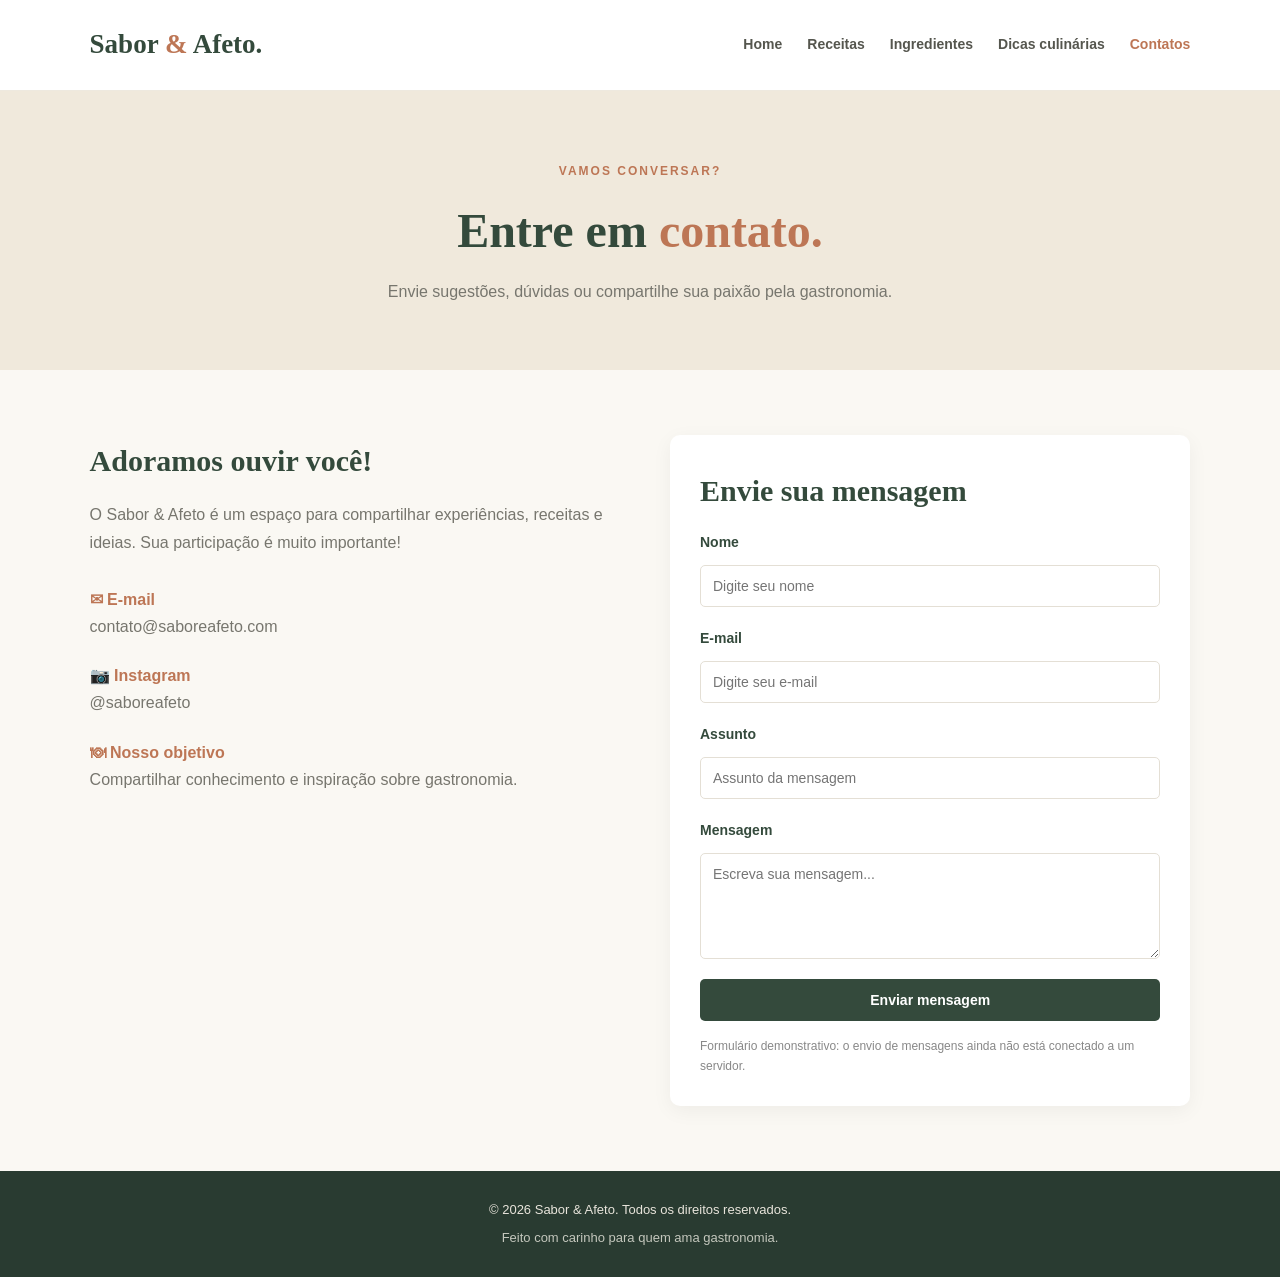
<file: contatos.html>
<!DOCTYPE html>
<html lang="pt-BR">
<head>
    <meta charset="UTF-8">
    <meta name="viewport" content="width=device-width, initial-scale=1.0">
    <title>Contatos | Sabor & Afeto</title>
    <link rel="stylesheet" href="style.css">
</head>
<body>

<header class="topo">
    <a href="index.html" class="logo">Sabor <span>&</span> Afeto.</a>

    <nav>
        <a href="index.html">Home</a>
        <a href="receitas.html">Receitas</a>
        <a href="ingredientes.html">Ingredientes</a>
        <a href="dicas.html">Dicas culinárias</a>
        <a href="contatos.html" class="ativo">Contatos</a>
    </nav>
</header>

<main>

    <section class="pagina-banner">
        <span class="etiqueta">VAMOS CONVERSAR?</span>
        <h1>Entre em <span>contato.</span></h1>
        <p>Envie sugestões, dúvidas ou compartilhe sua paixão pela gastronomia.</p>
    </section>

    <section class="contato">

        <div class="contato-info">
            <h2>Adoramos ouvir você!</h2>

            <p>
                O Sabor & Afeto é um espaço para compartilhar experiências,
                receitas e ideias. Sua participação é muito importante!
            </p>

            <div class="informacao">
                <strong>✉ E-mail</strong>
                <p>contato@saboreafeto.com</p>
            </div>

            <div class="informacao">
                <strong>📷 Instagram</strong>
                <p>@saboreafeto</p>
            </div>

            <div class="informacao">
                <strong>🍽 Nosso objetivo</strong>
                <p>Compartilhar conhecimento e inspiração sobre gastronomia.</p>
            </div>
        </div>

        <div class="formulario">
            <h2>Envie sua mensagem</h2>

            <form action="#" method="post">

                <label for="nome">Nome</label>
                <input type="text" id="nome" name="nome"
                       placeholder="Digite seu nome" required>

                <label for="email">E-mail</label>
                <input type="email" id="email" name="email"
                       placeholder="Digite seu e-mail" required>

                <label for="assunto">Assunto</label>
                <input type="text" id="assunto" name="assunto"
                       placeholder="Assunto da mensagem" required>

                <label for="mensagem">Mensagem</label>
                <textarea id="mensagem" name="mensagem" rows="5"
                          placeholder="Escreva sua mensagem..." required></textarea>

                <button type="submit" class="botao">
                    Enviar mensagem
                </button>

            </form>

            <p class="aviso">
                Formulário demonstrativo: o envio de mensagens ainda não está conectado a um servidor.
            </p>
        </div>

    </section>

</main>

<footer>
    <p>© 2026 Sabor & Afeto. Todos os direitos reservados.</p>
    <p>Feito com carinho para quem ama gastronomia.</p>
</footer>

</body>
</html>
</file>
<file: style.css>
/* CONFIGURAÇÕES GERAIS */
* {
    margin: 0;
    padding: 0;
    box-sizing: border-box;
}

body {
    font-family: Arial, Helvetica, sans-serif;
    background-color: #faf8f3;
    color: #34352f;
    line-height: 1.7;
}

a {
    text-decoration: none;
    color: inherit;
}

img {
    width: 100%;
    display: block;
    object-fit: cover;
}

/* CABEÇALHO E MENU */
.topo {
    background-color: #fff;
    padding: 22px 7%;
    display: flex;
    justify-content: space-between;
    align-items: center;
    flex-wrap: wrap;
    gap: 20px;
    border-bottom: 1px solid #eee9df;
}

.logo {
    font-family: Georgia, serif;
    font-size: 27px;
    font-weight: bold;
    color: #344a3c;
}

.logo span {
    color: #bd7655;
}

nav {
    display: flex;
    gap: 25px;
    flex-wrap: wrap;
}

nav a {
    color: #55564e;
    font-size: 14px;
    font-weight: bold;
    transition: 0.3s;
}

nav a:hover,
nav a.ativo {
    color: #bd7655;
}

/* PÁGINA INICIAL */
.hero {
    padding: 65px 7%;
    display: grid;
    grid-template-columns: 1fr 1fr;
    align-items: center;
    gap: 50px;
}

.etiqueta {
    color: #bd7655;
    font-size: 12px;
    font-weight: bold;
    letter-spacing: 2px;
}

.hero h1,
.pagina-banner h1 {
    font-family: Georgia, serif;
    font-size: clamp(36px, 5vw, 55px);
    line-height: 1.15;
    margin: 20px 0;
    color: #344a3c;
}

.hero h1 span,
.pagina-banner h1 span {
    color: #bd7655;
}

.hero-texto p {
    max-width: 500px;
    color: #77766e;
    margin-bottom: 30px;
}

.hero-imagem img {
    height: 420px;
    border-radius: 12px;
}

/* BOTÕES */
.botao {
    display: inline-block;
    background-color: #344a3c;
    color: #fff;
    padding: 13px 25px;
    border: none;
    border-radius: 5px;
    font-size: 14px;
    font-weight: bold;
    cursor: pointer;
    transition: 0.3s;
}

.botao:hover {
    background-color: #bd7655;
}

/* CONTEÚDOS */
.conteudos {
    padding: 65px 7%;
}

.titulo-secao {
    text-align: center;
    margin-bottom: 40px;
}

.titulo-secao h2 {
    font-family: Georgia, serif;
    font-size: 36px;
    color: #344a3c;
    margin: 10px 0;
}

.titulo-secao p {
    color: #77766e;
}

.cards {
    display: grid;
    grid-template-columns: repeat(3, 1fr);
    gap: 28px;
}

.card {
    background: #fff;
    border-radius: 10px;
    overflow: hidden;
    box-shadow: 0 5px 20px rgba(0,0,0,0.05);
    transition: transform 0.3s;
}

.card:hover {
    transform: translateY(-5px);
}

.card img {
    height: 230px;
}

.card-conteudo {
    padding: 23px;
}

.categoria {
    color: #bd7655;
    font-size: 11px;
    font-weight: bold;
    letter-spacing: 1px;
}

.card h3 {
    color: #344a3c;
    font-family: Georgia, serif;
    font-size: 22px;
    margin: 10px 0;
}

.card h4 {
    color: #344a3c;
    margin: 15px 0 5px;
}

.card p {
    color: #77766e;
    font-size: 14px;
}

.link {
    display: inline-block;
    color: #bd7655;
    font-weight: bold;
    margin-top: 15px;
}

/* BANNER DAS PÁGINAS */
.pagina-banner {
    background-color: #f0e9dc;
    padding: 65px 7%;
    text-align: center;
}

.pagina-banner h1 {
    font-size: clamp(34px, 5vw, 48px);
}

.pagina-banner p {
    color: #77766e;
}

/* FRASE DA HOME */
.frase {
    background: #344a3c;
    color: #fff;
    text-align: center;
    padding: 55px 20px;
}

.frase p {
    font-family: Georgia, serif;
    font-size: 27px;
}

.frase span {
    display: block;
    color: #e2b89f;
    font-size: 11px;
    letter-spacing: 3px;
    margin-top: 15px;
}

/* CONTATOS */
.contato {
    padding: 65px 7%;
    display: grid;
    grid-template-columns: 1fr 1fr;
    gap: 60px;
}

.contato h2 {
    font-family: Georgia, serif;
    color: #344a3c;
    font-size: 30px;
    margin-bottom: 15px;
}

.contato-info > p {
    color: #77766e;
    margin-bottom: 30px;
}

.informacao {
    margin-bottom: 22px;
}

.informacao strong {
    color: #bd7655;
}

.informacao p {
    color: #77766e;
}

.formulario {
    background: #fff;
    padding: 30px;
    border-radius: 10px;
    box-shadow: 0 5px 20px rgba(0,0,0,0.05);
}

.formulario form {
    display: flex;
    flex-direction: column;
    gap: 10px;
}

.formulario label {
    font-size: 14px;
    font-weight: bold;
    color: #344a3c;
}

.formulario input,
.formulario textarea {
    width: 100%;
    padding: 12px;
    border: 1px solid #e4dfd5;
    border-radius: 5px;
    font-family: Arial, sans-serif;
    font-size: 14px;
    margin-bottom: 10px;
}

.formulario textarea {
    resize: vertical;
}

.formulario input:focus,
.formulario textarea:focus {
    outline: 1px solid #bd7655;
    border-color: #bd7655;
}

.aviso {
    color: #888;
    font-size: 12px;
    margin-top: 15px;
}

/* RODAPÉ */
footer {
    background-color: #293b31;
    color: #e8e4db;
    padding: 28px 7%;
    text-align: center;
    font-size: 13px;
}

footer p + p {
    margin-top: 5px;
    color: #c4c7bd;
}

/* RESPONSIVIDADE */
@media (max-width: 850px) {
    .topo {
        justify-content: center;
        text-align: center;
    }

    nav {
        justify-content: center;
        gap: 15px;
    }

    .hero {
        grid-template-columns: 1fr;
    }

    .hero-imagem img {
        height: 320px;
    }

    .cards {
        grid-template-columns: repeat(2, 1fr);
    }

    .contato {
        grid-template-columns: 1fr;
    }
}

@media (max-width: 550px) {
    .cards {
        grid-template-columns: 1fr;
    }

    .topo {
        padding: 20px 5%;
    }

    nav {
        gap: 12px;
    }

    nav a {
        font-size: 12px;
    }

    .hero,
    .conteudos,
    .contato {
        padding: 40px 5%;
    }

    .pagina-banner {
        padding: 45px 5%;
    }

    .hero-imagem img {
        height: 250px;
    }
}
</file>
